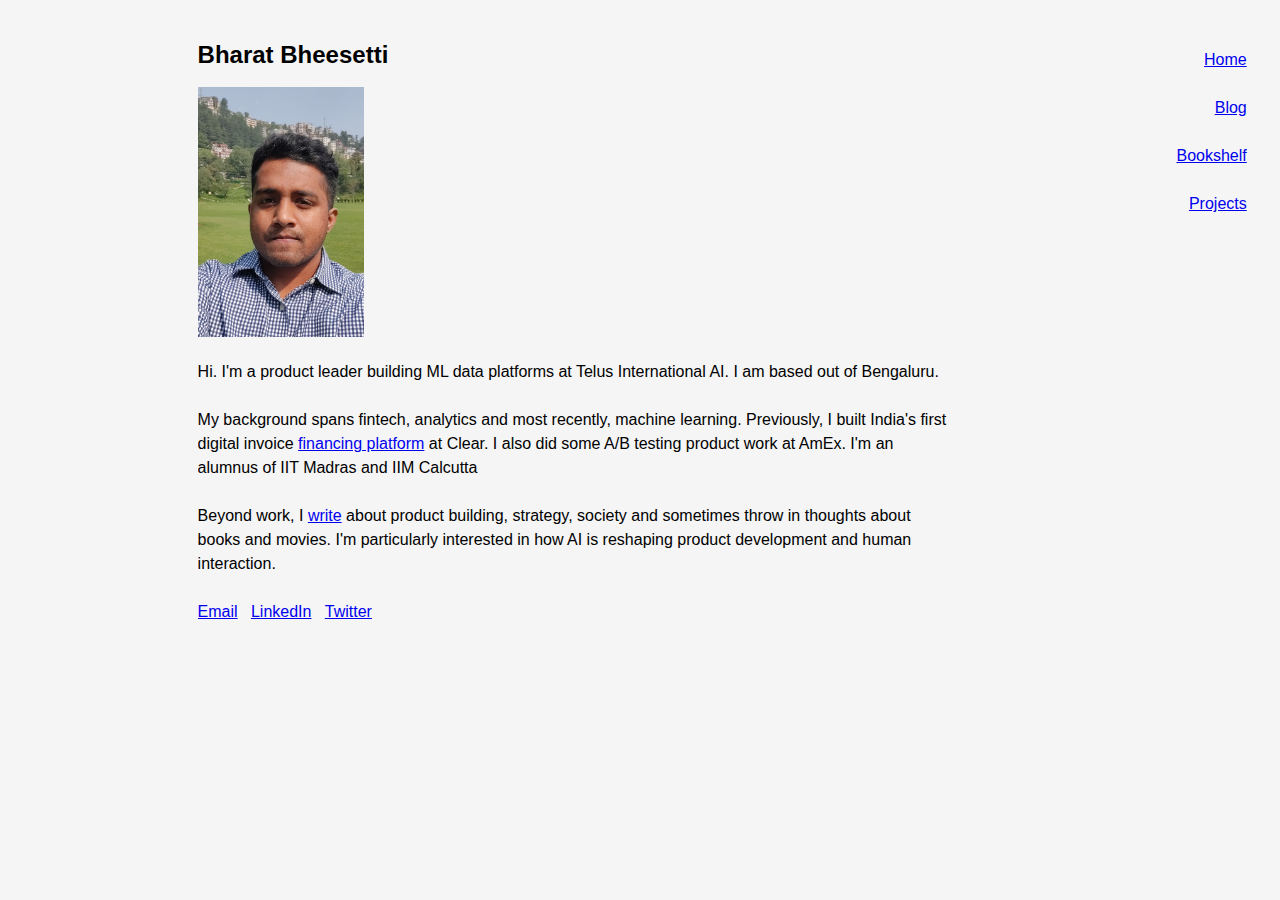
<file: public/index.html>
<!DOCTYPE HTML>
<html lang="en">
<head>
    <META charset="UTF-8">
    <META name="viewport"
      content="width=device-width, initial-scale=1.0">
      <link rel="stylesheet" href="styles.css">
      <title>Bharat's homepage</title>
</head>

<body>
    <div id="vertical-menu">
        <a href="https://www.bharatbheesetti.com">Home </a><br><br>
        <a href="https://www.bharatbheesetti.com/blog">Blog </a><br><br>
        <a href="https://www.bharatbheesetti.com/bookshelf">Bookshelf </a><br><br>
        <a href="https://www.bharatbheesetti.com/projects">Projects</a><br><br>
    </div>

    <div id="left">
        
    </div>
    
    <div id="content">
        <h2>Bharat Bheesetti</h2>
        <img src="Bharat_pic.jpg" height="250"><p>
            Hi. I'm a product leader building ML data platforms at Telus International AI. I am based out of Bengaluru. <br><br>
            My background spans fintech, analytics and most recently, machine learning. Previously, I built India's first
            digital invoice <a href="https://www.clear.in/invoice-financing">financing platform</a> at Clear.
            I also did some A/B testing product work at AmEx. I'm an alumnus of IIT Madras and IIM Calcutta<br><br>
        
            Beyond work, I <a href="https://www.bharatbheesetti.com/blog">write</a> about product building, strategy, society and sometimes throw
            in thoughts about books and movies. I'm particularly interested in how AI is reshaping product development and human interaction.<br><br>
            <a href="mailto:bheesettibharat18@gmail.com">Email</a>&nbsp;&nbsp;&nbsp;<a
                href="https://www.linkedin.com/in/bharatbheesetti">LinkedIn</a>&nbsp;&nbsp;&nbsp;<a
                href="https://x.com/MisterFigs">Twitter</a><br><br>
        </p>
    </div>
    <script src="firebase-config.js"></script>
</body>
</html>
</file>
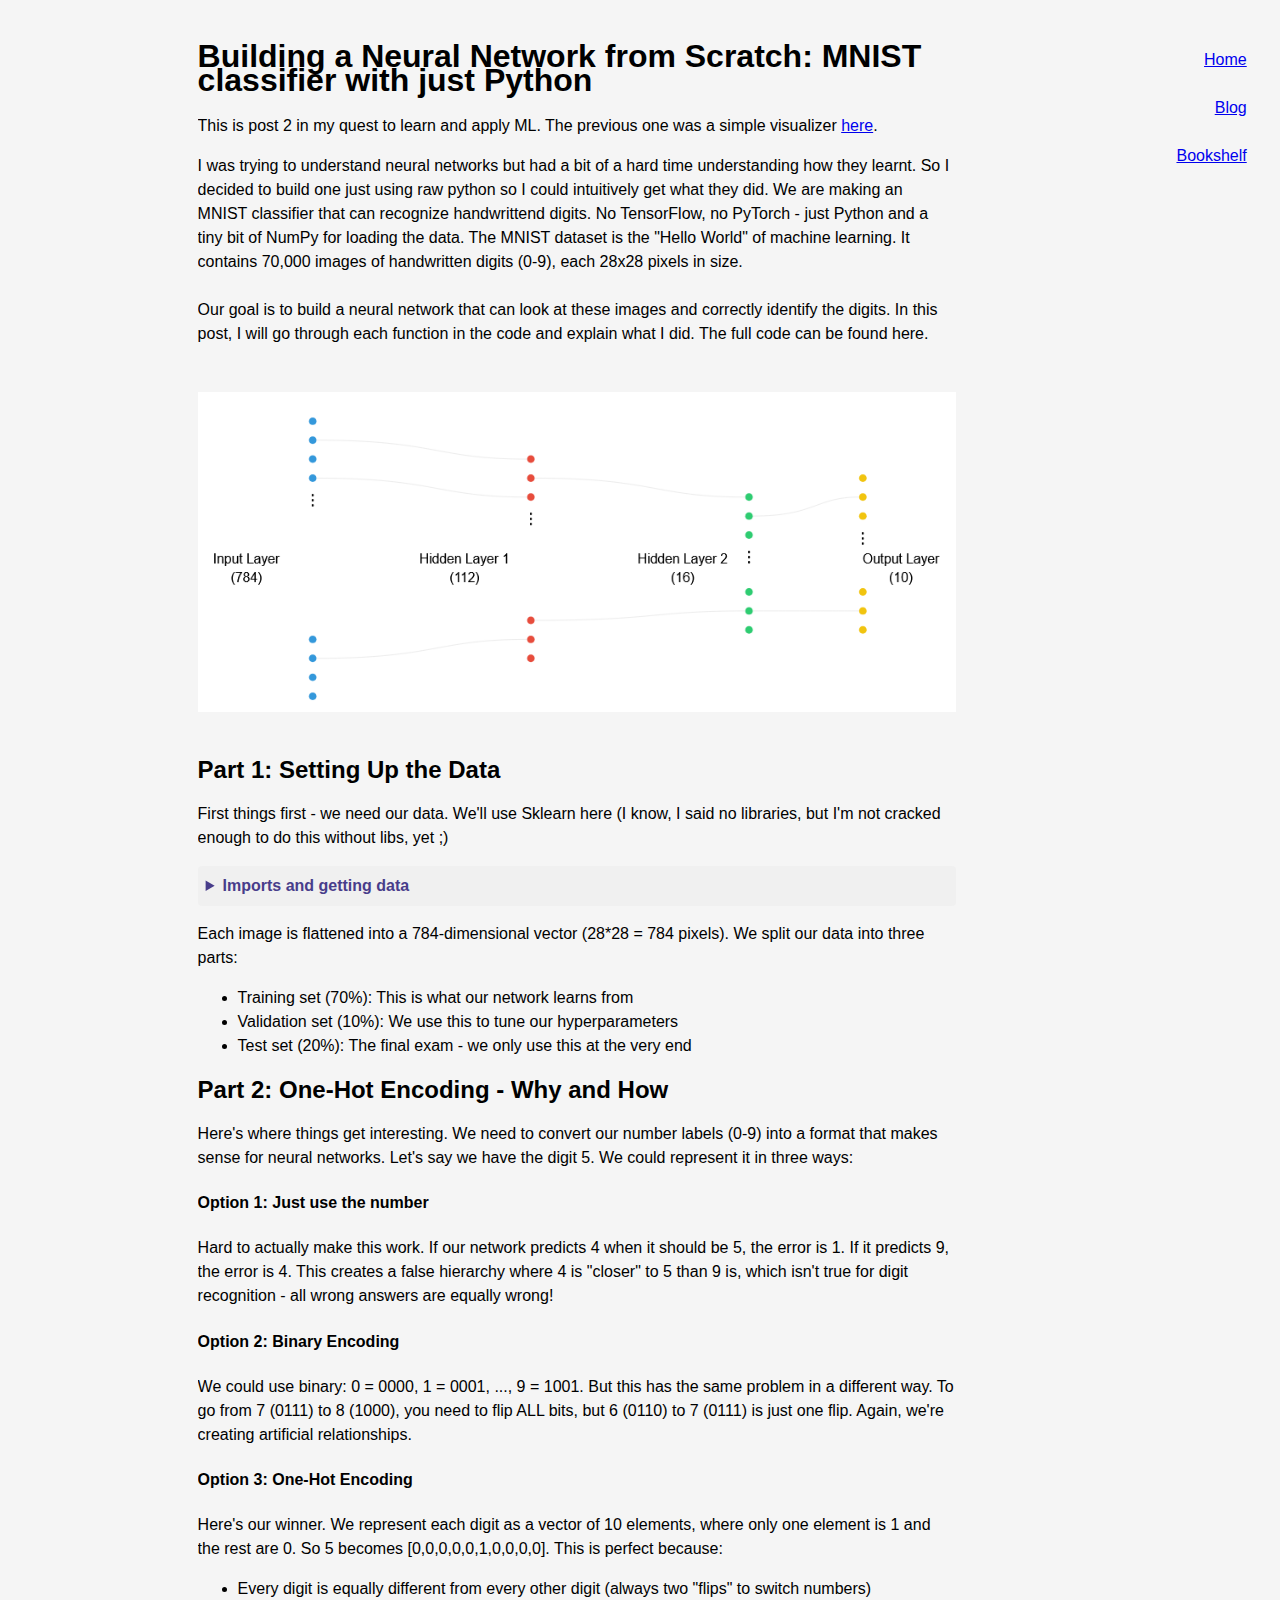
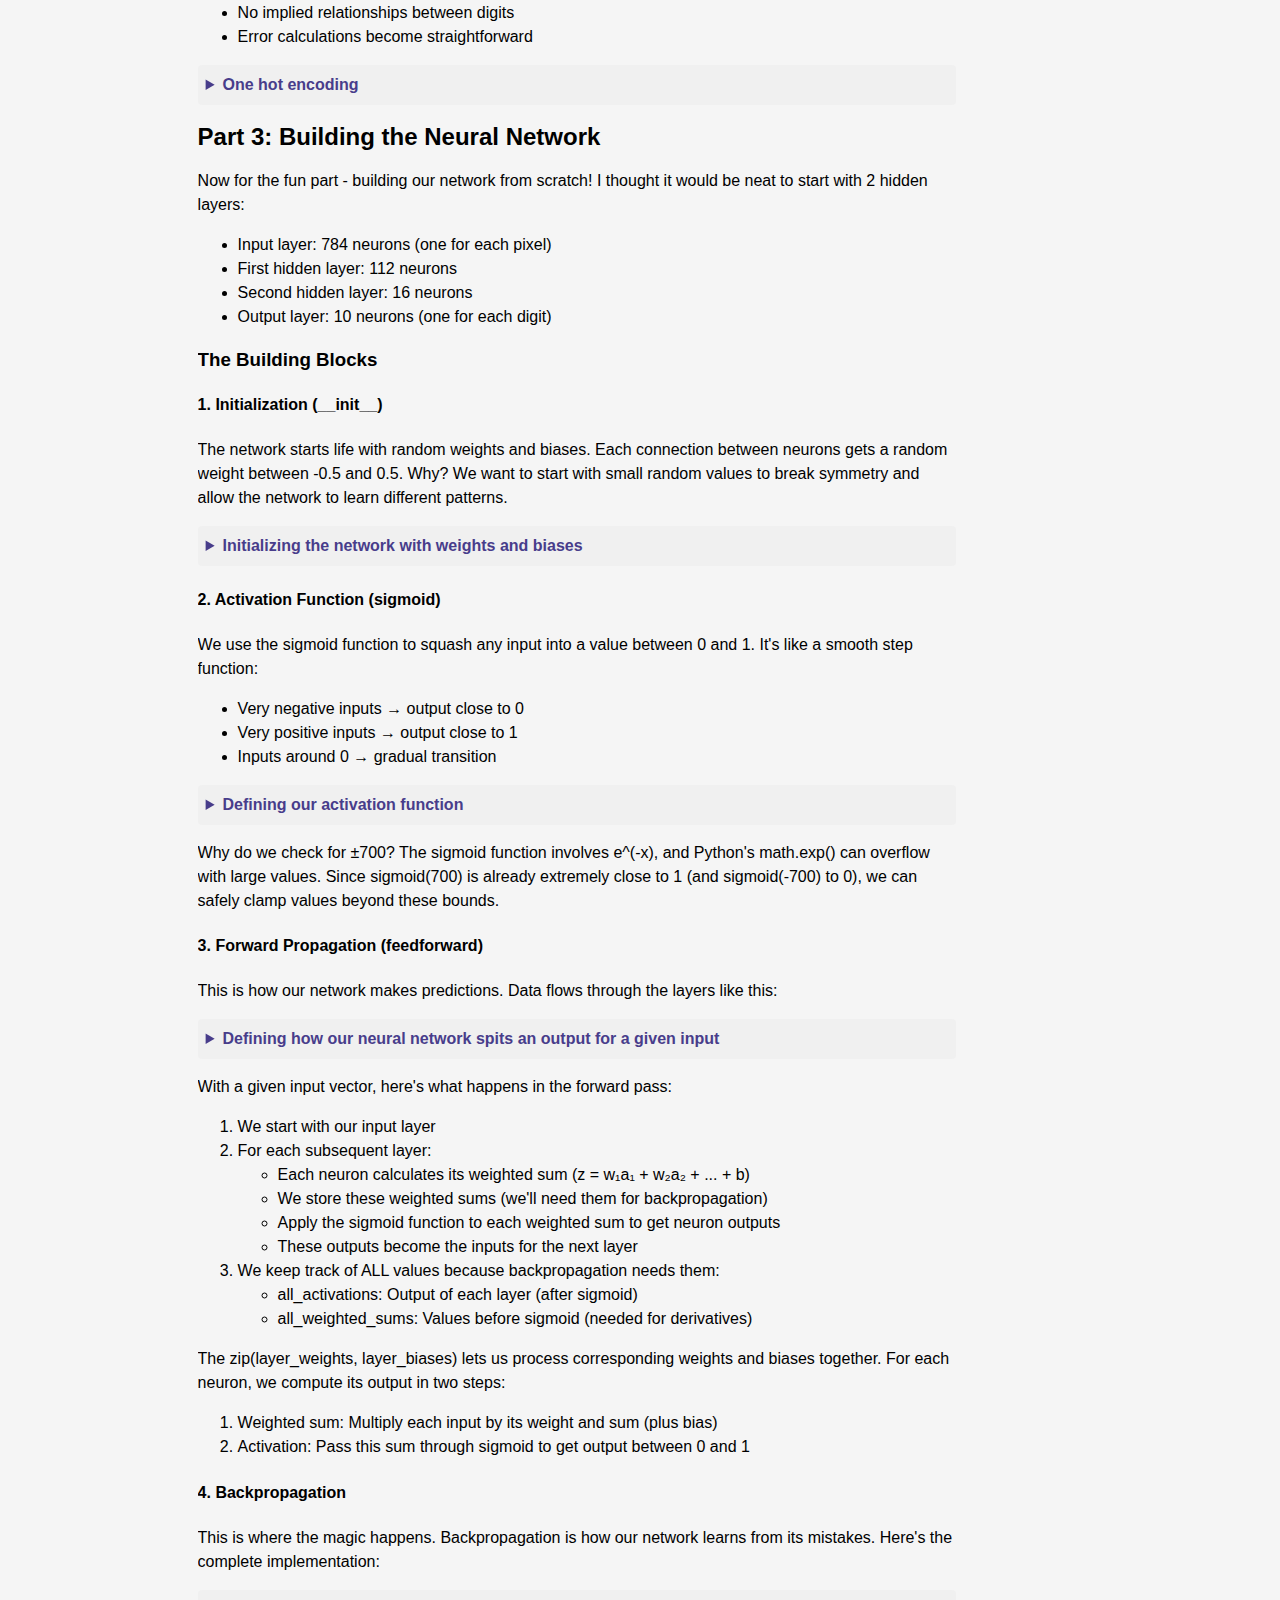
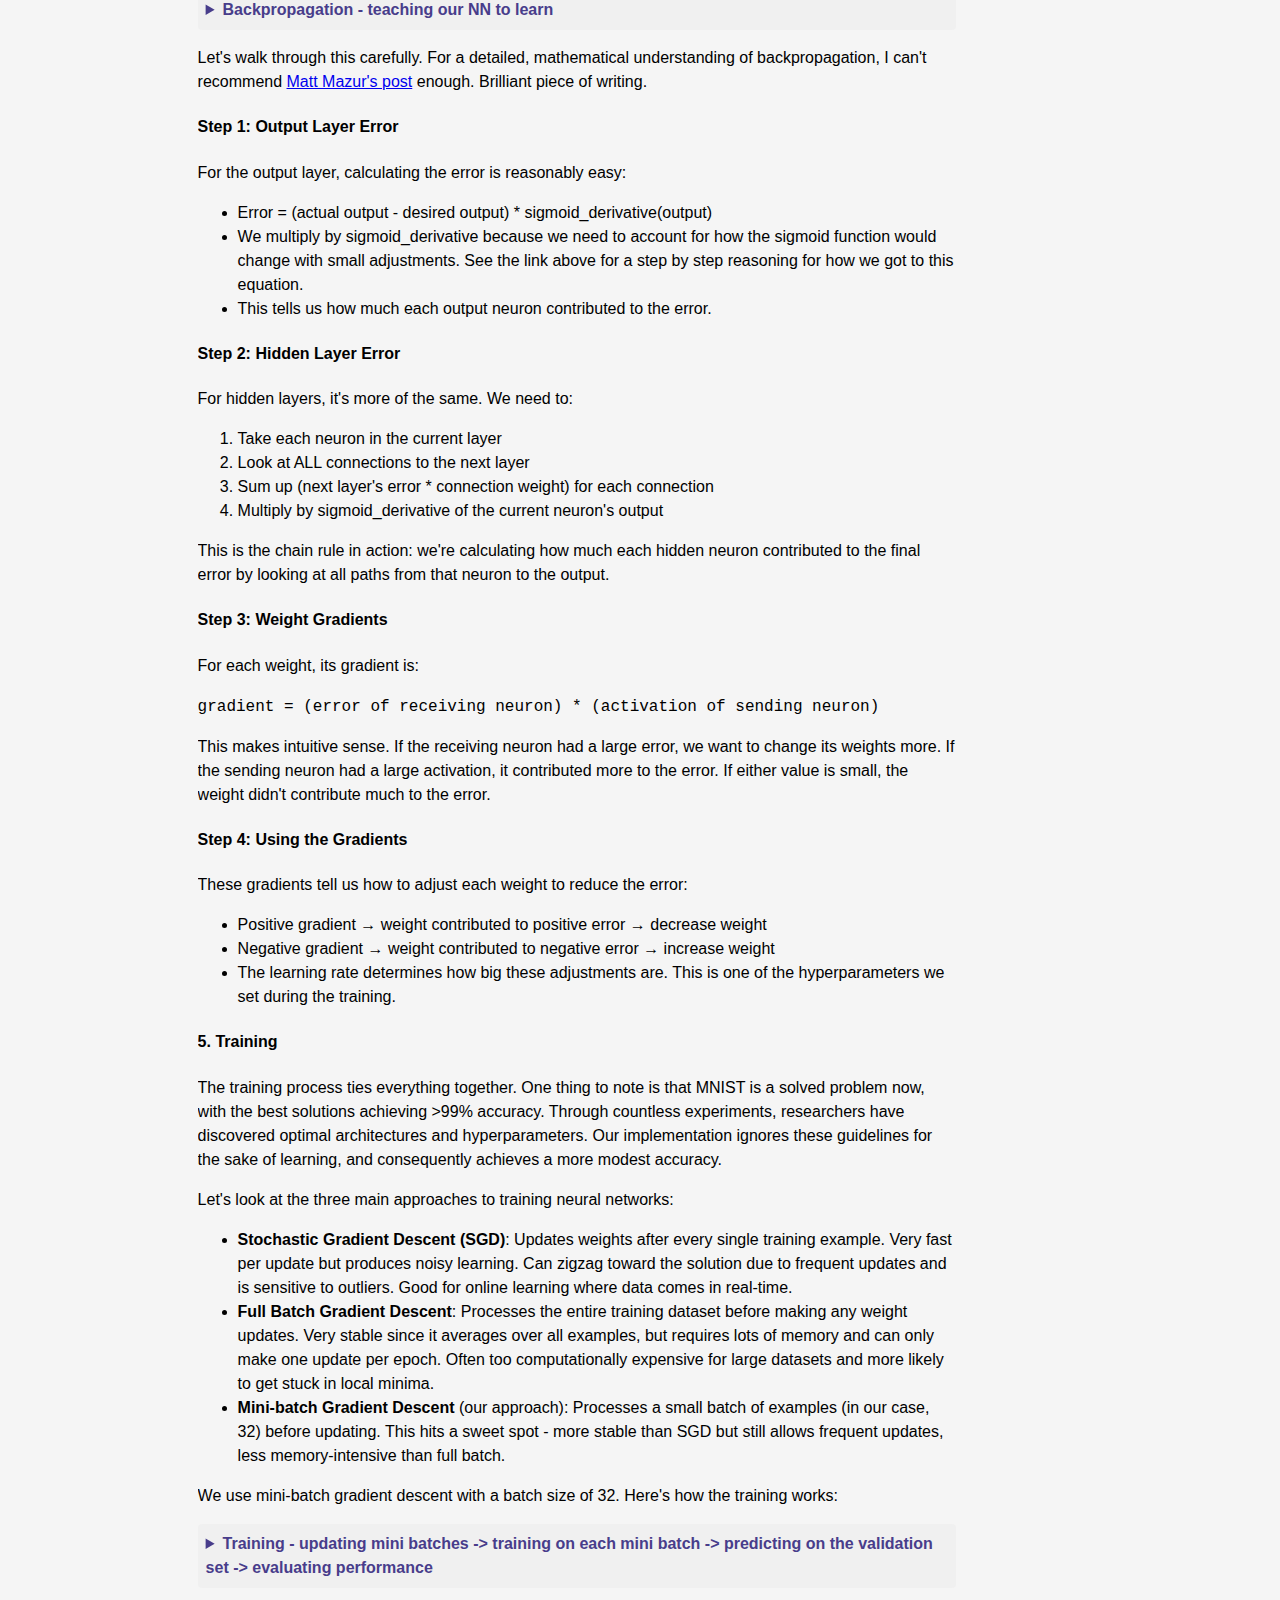
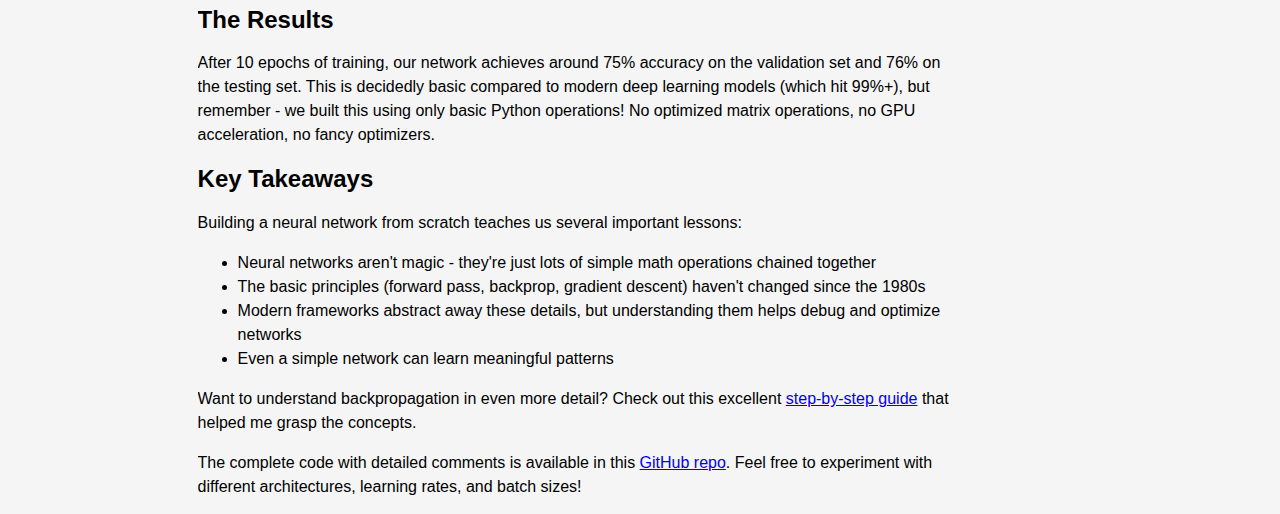
<file: public/posts/mnist_post.html>
<!DOCTYPE html>
<html lang="en">

<head>
    <meta charset="UTF-8">
    <meta name="viewport" content="width=device-width, initial-scale=1.0">
    <link rel="stylesheet" href="styles.css">
    <title>Building a Neural Network from Scratch: MNIST classifier with just Python</title>
</head>

<body>
    <div id="vertical-menu">
        <a href="https://www.bharatbheesetti.com">Home</a><br><br>
        <a href="https://www.bharatbheesetti.com/blog">Blog</a><br><br>
        <a href="https://www.bharatbheesetti.com/bookshelf">Bookshelf</a><br><br>
    </div>

    <div id="left">
    </div>

    <div id="content">
        <h1>Building a Neural Network from Scratch: MNIST classifier with just Python</h1>
        <p>
            This is post 2 in my quest to learn and apply ML. The previous one was a simple visualizer <a href="https://www.bharatbheesetti.com/posts/neural_net_visualizer">here</a>.
        </p>
        <p>
            I was trying to understand neural networks but had a bit of a hard time understanding how they learnt. So I decided
            to build one just using raw python so I could intuitively get what they did.
            We are making an MNIST classifier that can recognize handwrittend digits.
            No TensorFlow, no PyTorch - just Python and a tiny bit of NumPy for loading the data.

            The MNIST dataset is the "Hello World" of machine learning. It contains 70,000 images of handwritten digits
            (0-9), each 28x28 pixels in size. <br><br>
            
            Our goal is to build a neural network that can look at these images and correctly identify the digits.

            In this post, I will go through each function in the code and explain what I did. The full code can be found here.
        </p>
        <div style="display: flex; justify-content: center; margin: 30px 0;">
            <img 
                src="blogpostpics/arch.png" 
                alt="Levels to this" 
                class="responsive"
            >
        </div>

        <h2>Part 1: Setting Up the Data</h2>
        <p>
            First things first - we need our data. We'll use Sklearn here (I know, I said no libraries, but I'm not
            cracked enough to do this without libs, yet ;)
        <details>
            <summary><b> Imports and getting data</b></summary>
            <pre><code>
            import numpy as np
            import random
            import matplotlib.pyplot as plt
            import math
            from sklearn.datasets import fetch_openml
            from sklearn.model_selection import train_test_split
            
            print("Fetching the MNIST dataset...")
            mnist = fetch_openml('mnist_784', version=1, as_frame=False)
            X, y = mnist.data, mnist.target
            print("MNIST dataset loaded")
        </code></pre>
        </details>
        </p>

        <p>
            Each image is flattened into a 784-dimensional vector (28*28 = 784 pixels). We split our data into three
            parts:
        <ul>
            <li>Training set (70%): This is what our network learns from</li>
            <li>Validation set (10%): We use this to tune our hyperparameters</li>
            <li>Test set (20%): The final exam - we only use this at the very end</li>
        </ul>
        </p>

        <h2>Part 2: One-Hot Encoding - Why and How</h2>
        <p>
            Here's where things get interesting. We need to convert our number labels (0-9) into a format that makes
            sense
            for neural networks. Let's say we have the digit 5. We could represent it in three ways:
        </p>

        <h4>Option 1: Just use the number</h4>
        <p>
            Hard to actually make this work. If our network predicts 4 when it should be 5, the error is 1. If it
            predicts 9,
            the error is 4. This creates a false hierarchy where 4 is "closer" to 5 than 9 is, which isn't true for
            digit recognition - all wrong answers are equally wrong!
        </p>

        <h4>Option 2: Binary Encoding</h4>
        <p>
            We could use binary: 0 = 0000, 1 = 0001, ..., 9 = 1001. But this has the same problem in a different way.
            To go from 7 (0111) to 8 (1000), you need to flip ALL bits, but 6 (0110) to 7 (0111) is just one flip.
            Again, we're creating artificial relationships.
        </p>

        <h4>Option 3: One-Hot Encoding</h4>
        <p>
            Here's our winner. We represent each digit as a vector of 10 elements, where only one element is 1 and the
            rest are 0. So 5 becomes [0,0,0,0,0,1,0,0,0,0]. This is perfect because:
        <ul>
            <li>Every digit is equally different from every other digit (always two "flips" to switch numbers)</li>
            <li>No implied relationships between digits</li>
            <li>Error calculations become straightforward</li>
        </ul>
        </p>
        <details>
            <summary><b> One hot encoding</b></summary>
            <pre><code>
def one_hot_encoding(labels, num_classes = 10):
    #Convert number labels to one hot encoded vectors
    encoded = np.zeros((len(labels), num_classes))
    for i, label in enumerate(labels):
        encoded[i][int(label)] = 1
    return encoded

#Convert all our labels
y_train_encoded = one_hot_encoding(y_train)
y_val_encoded = one_hot_encoding(y_val)
y_test_encoded = one_hot_encoding(y_test)
    </code></pre>
        </details>

        <h2>Part 3: Building the Neural Network</h2>
        <p>
            Now for the fun part - building our network from scratch! I thought it would be neat to start with 2 hidden
            layers:

        <ul>
            <li>Input layer: 784 neurons (one for each pixel)</li>
            <li>First hidden layer: 112 neurons</li>
            <li>Second hidden layer: 16 neurons</li>
            <li>Output layer: 10 neurons (one for each digit)</li>
        </ul>
        </p>

        <h3>The Building Blocks</h3>

        <h4>1. Initialization (__init__)</h4>
        <p>
            The network starts life with random weights and biases. Each connection between neurons gets a random weight
            between -0.5 and 0.5. Why? We want to start with small random values to break symmetry and allow the network
            to learn different patterns.
        </p>

        <details>
            <summary><b> Initializing the network with weights and biases</b></summary>
            <pre><code>
class My_Neural_Network:
    def __init__(self, layer_sizes):
    self.sizes = layer_sizes
    self.num_layers = len(layer_sizes)
    self.weights = []
    self.biases = []

    for i in range(len(self.sizes)-1):
    layer_weights = []
    for destination_neuron in range(self.sizes[i+1]):
        neuron_weights = []
        for source_neuron in range(self.sizes[i]):
            weight = (random.random() - 0.5)
            neuron_weights.append(weight)
        layer_weights.append(neuron_weights)
    self.weights.append(layer_weights)

    #Start with bias=1 for next layer
    layer_biases = [1.0 for _ in range(self.sizes[i+1])]
    self.biases.append(layer_biases)
</code></pre>
        </details>

        <h4>2. Activation Function (sigmoid)</h4>
        <p>
            We use the sigmoid function to squash any input into a value between 0 and 1. It's like a smooth step
            function:
        </p>
        <ul>
            <li>Very negative inputs → output close to 0</li>
            <li>Very positive inputs → output close to 1</li>
            <li>Inputs around 0 → gradual transition</li>
        </ul>

        <details>
            <summary><b> Defining our activation function</b></summary>
            <pre><code>
def sigmoid(self, x):
    # Handle extreme values to prevent overflow
    if x < -700:
        return 0.0
    elif x > 700:
        return 1.0
    return 1.0/(1.0 + math.exp(-x))

def sigmoid_derivative(self, x):
    # This is the derivative of sigmoid: sigmoid(x) * (1 - sigmoid(x))
    return self.sigmoid(x) * (1 - self.sigmoid(x))
</code></pre>
        </details>

        <p>
            Why do we check for ±700? The sigmoid function involves e^(-x), and Python's math.exp() can overflow
            with large values. Since sigmoid(700) is already extremely close to 1 (and sigmoid(-700) to 0),
            we can safely clamp values beyond these bounds.
        </p>

        <h4>3. Forward Propagation (feedforward)</h4>
        <p>
            This is how our network makes predictions. Data flows through the layers like this:
        </p>

        <details>
            <summary><b> Defining how our neural network spits an output for a given input</b></summary>
            <pre><code>
def feedforward(self, inputs):
    """
    Push data through the network to get predictions. Returns:
    1. Activations - neuron outputs at each layer
    2. Weighted sums - the values before sigmoid activation (needed for backprop)
    """
    current_values = inputs
    all_activations = [inputs]  # Store all layer outputs
    all_weighted_sums = []      # Store all pre-activation values

    # Process each layer
    for layer_weights, layer_biases in zip(self.weights, self.biases):
    # Calculate weighted sums for each neuron in current layer
    weighted_sums = []
    for weights, bias in zip(layer_weights, layer_biases):
        # For each neuron:
        # 1. Multiply each input by its weight
        # 2. Sum all weighted inputs
        # 3. Add the bias
        total = sum(w * a for w, a in zip(weights, current_values))
        weighted_sums.append(total + bias)

    # Store pre-activation values for backprop
    all_weighted_sums.append(weighted_sums)

    # Apply sigmoid activation to get neuron outputs
    current_values = [self.sigmoid(z) for z in weighted_sums]
    all_activations.append(current_values)

    return all_activations, all_weighted_sums
</code></pre>
</details>
            <p>
                With a given input vector, here's what happens in the forward pass:
            </p>

            <ol>
                <li>We start with our input layer</li>
                <li>For each subsequent layer:
                    <ul>
                        <li>Each neuron calculates its weighted sum (z = w₁a₁ + w₂a₂ + ... + b)</li>
                        <li>We store these weighted sums (we'll need them for backpropagation)</li>
                        <li>Apply the sigmoid function to each weighted sum to get neuron outputs</li>
                        <li>These outputs become the inputs for the next layer</li>
                    </ul>
                </li>
                <li>We keep track of ALL values because backpropagation needs them:
                    <ul>
                        <li>all_activations: Output of each layer (after sigmoid)</li>
                        <li>all_weighted_sums: Values before sigmoid (needed for derivatives)</li>
                    </ul>
                </li>
            </ol>

            <p>
                The zip(layer_weights, layer_biases) lets us process corresponding weights and biases together.
                For each neuron, we compute its output in two steps:
            </p>
            <ol>
                <li>Weighted sum: Multiply each input by its weight and sum (plus bias)</li>
                <li>Activation: Pass this sum through sigmoid to get output between 0 and 1</li>
            </ol>

            <h4>4. Backpropagation</h4>
            <p>
                This is where the magic happens. Backpropagation is how our network learns from its mistakes. Here's the
                complete implementation:
            </p>

            <details>
                <summary><b> Backpropagation - teaching our NN to learn</b></summary>
                <pre><code>
def backpropagate(self, training_example, label):
    """
    1. Calculate the network's error
    2. Determine how each weight contributed to that error
    3. Return gradients for weights and biases
    """
    # First, do a forward pass to get all intermediate values
    activations, weighted_sums = self.feedforward(training_example)

    # Initialize gradients as zero
    weight_gradients = [[[0.0 for _ in range(len(w_row))]
                    for w_row in layer]
                    for layer in self.weights]
    bias_gradients = [[0.0 for _ in range(len(b))]
                for b in self.biases]

    # Calculate error at the output layer
    # Error = (actual - target) * sigmoid_derivative(output)
    output_error = [a - t for a, t in zip(activations[-1], label)]
    layer_error = [err * self.sigmoid_derivative(a)
            for err, a in zip(output_error, activations[-1])]

    # Save gradients for output layer
    bias_gradients[-1] = layer_error
    for i, error in enumerate(layer_error):
    for j, activation in enumerate(activations[-2]):
        weight_gradients[-1][i][j] = error * activation

    # Backpropagate error through earlier layers
    for layer in range(2, self.num_layers):
    layer_error_new = []

    # For each neuron in current layer
    for j in range(len(self.weights[-layer])):
        # Calculate error based on next layer's error
        error = 0.0
        for k in range(len(layer_error)):
            error += self.weights[-layer+1][k][j] * layer_error[k]
        error *= self.sigmoid_derivative(activations[-layer][j])
        layer_error_new.append(error)

    layer_error = layer_error_new

    # Save gradients
    bias_gradients[-layer] = layer_error
    for i, error in enumerate(layer_error):
        for j, activation in enumerate(activations[-layer-1]):
            layer_index = len(self.weights) - layer
            weight_gradients[layer_index][i][j] = error * activation

    return weight_gradients, bias_gradients
                </code></pre>
                </details>

            <p>
                Let's walk through this carefully. For a detailed, mathematical understanding of backpropagation, I
                can't recommend <a href="https://mattmazur.com/2015/03/17/a-step-by-step-backpropagation-example/">Matt
                    Mazur's post</a> enough. Brilliant piece of writing.
            </p>

            <h4>Step 1: Output Layer Error</h4>
            <p>
                For the output layer, calculating the error is reasonably easy:
            </p>
            <ul>
                <li>Error = (actual output - desired output) * sigmoid_derivative(output)</li>
                <li>We multiply by sigmoid_derivative because we need to account for how the sigmoid function would
                    change with small adjustments. See the link above for a step by step reasoning for how we got to this equation. </li>
                <li>This tells us how much each output neuron contributed to the error.</li>
            </ul>

            <h4>Step 2: Hidden Layer Error</h4>
            <p>
                For hidden layers, it's more of the same. We need to:
            </p>
            <ol>
                <li>Take each neuron in the current layer</li>
                <li>Look at ALL connections to the next layer</li>
                <li>Sum up (next layer's error * connection weight) for each connection</li>
                <li>Multiply by sigmoid_derivative of the current neuron's output</li>
            </ol>

            <p>
                This is the chain rule in action: we're calculating how much each hidden neuron contributed to the final
                error by looking at all paths from that neuron to the output.
            </p>

            <h4>Step 3: Weight Gradients</h4>
            <p>
                For each weight, its gradient is:
            </p>
            <code>gradient = (error of receiving neuron) * (activation of sending neuron)</code>

            <p>
                This makes intuitive sense. If the receiving neuron had a large error, we want to change its weights more. If the
                sending neuron had a large activation, it contributed more to the error.
                If either value is small, the weight didn't contribute much to the error.
            </p>

            <h4>Step 4: Using the Gradients</h4>
            <p>
                These gradients tell us how to adjust each weight to reduce the error:
            </p>
            <ul>
                <li>Positive gradient → weight contributed to positive error → decrease weight</li>
                <li>Negative gradient → weight contributed to negative error → increase weight</li>
                <li>The learning rate determines how big these adjustments are. This is one of the hyperparameters we set during the training.</li>
            </ul>

            <h4>5. Training</h4>
            <p>
               The training process ties everything together. One thing to note is that MNIST is a solved problem now, with the best solutions achieving >99% accuracy. Through countless experiments, researchers have discovered optimal architectures and hyperparameters. Our implementation ignores these guidelines for the sake of learning, and consequently achieves a more modest accuracy.
            </p>
            <p>
               Let's look at the three main approaches to training neural networks:
            </p>
            <ul>
               <li>
                   <strong>Stochastic Gradient Descent (SGD)</strong>: Updates weights after every single training example. 
                   Very fast per update but produces noisy learning. Can zigzag toward the solution due to frequent updates
                   and is sensitive to outliers. Good for online learning where data comes in real-time.
               </li>
               <li>
                   <strong>Full Batch Gradient Descent</strong>: Processes the entire training dataset before making any weight updates.
                   Very stable since it averages over all examples, but requires lots of memory and can only make one update per epoch.
                   Often too computationally expensive for large datasets and more likely to get stuck in local minima.
               </li>
               <li>
                   <strong>Mini-batch Gradient Descent</strong> (our approach): Processes a small batch of examples (in our case, 32) 
                   before updating. This hits a sweet spot - more stable than SGD but still allows frequent updates, less 
                   memory-intensive than full batch.
               </li>
            </ul>
            <p>
               We use mini-batch gradient descent with a batch size of 32. Here's how the training works:
            </p>

            <details>
                <summary><b> Training - updating mini batches -> training on each mini batch -> predicting on the validation set -> evaluating performance</b></summary>
            <pre><code>
def update_mini_batch(self, mini_batch, learning_rate):
    #Update network weights using a small batch of shuffled training data

    #Initialize gradient sums as zero

    weight_sums = [[[0.0 for _ in range(len(w_row))]
                    for w_row in layer]
                    for layer in self.weights]
    
    bias_sums = [[0.0 for _ in range(len(b))]
                    for b in self.biases]
    
    #Calculate gradients for each training example
    for inputs, label in mini_batch:
        weight_gradients, bias_gradients = self.backpropagate(inputs, label)

        #Add to sums
        for layer in range(len(weight_sums)):
            for i in range(len(weight_sums[layer])):
                for j in range(len(weight_sums[layer][i])):
                    weight_sums[layer][i][j] += weight_gradients[layer][i][j]
        
        for layer in range(len(bias_sums)):
            for i in range(len(bias_sums[layer])):
                bias_sums[layer][i] += bias_gradients[layer][i]
    
    # Update weights and biases using average gradients
    batch_size = len(mini_batch)
    for layer in range(len(self.weights)):
        for i in range(len(self.weights[layer])):
            for j in range(len(self.weights[layer][i])):
                self.weights[layer][i][j] -= (learning_rate/batch_size) * weight_sums[layer][i][j]
        
        for i in range(len(self.biases[layer])):
            self.biases[layer][i] -= (learning_rate/batch_size) * bias_sums[layer][i]

def train(self, training_data, epochs, mini_batch_size, learning_rate):
    #Train the network on batches of data
    n = len(training_data)

    for epoch in range(epochs):
        #Shuffle the training data
        random.shuffle(training_data)

        #Create mini-batches
        mini_batches = [
            training_data[k:k+ mini_batch_size]
            for k in range(0, n , mini_batch_size)
        ]

        #Train on each mini-batch
        print(f" Epoch {epoch + 1}: Training on {len(mini_batches)} batches")
        for i, mini_batch in enumerate(mini_batches):
            if i % 100 == 0:
                #Show progress every 100 batches
                print(f" Batch {i}/{len(mini_batches)}")
            self.update_mini_batch(mini_batch, learning_rate)
        
        #Calculate and show accuracy
        accuracy = self.evaluate(validation_data)
        print(f"Epoch {epoch+1}: {accuracy:.2f}% accuracy")
    
def predict(self, inputs):
    #Get network's prediction (0-9) for an input
    activations, _ = self.feedforward(inputs)
    output = activations[-1]
    return output.index(max(output))

def evaluate(self, test_data):
    #Calcuate accuracy on test data
    correct = 0
    total = len(test_data)

    for inputs, label in test_data:
        prediction = self.predict(inputs)
        actual = list(label).index(1) 
        #We are bringing the label back from one-hot-encoded to a numeric form
        if prediction == actual:
            correct += 1
    
    return (correct/total)*100 
        </code>
    </pre>
</details>

<h2>The Results</h2>
<p>
    After 10 epochs of training, our network achieves around 75% accuracy on the validation set and 76% on the testing set. This is decidedly basic compared to
     modern deep learning models (which hit 99%+), but remember - we built this using 
    only basic Python operations! No optimized matrix operations, no GPU acceleration, no fancy optimizers.
</p>

<h2>Key Takeaways</h2>
<p>
    Building a neural network from scratch teaches us several important lessons:
</p>
<ul>
    <li>Neural networks aren't magic - they're just lots of simple math operations chained together</li>
    <li>The basic principles (forward pass, backprop, gradient descent) haven't changed since the 1980s</li>
    <li>Modern frameworks abstract away these details, but understanding them helps debug and optimize networks</li>
    <li>Even a simple network can learn meaningful patterns</li>
</ul>

<p>
    Want to understand backpropagation in even more detail? Check out this excellent 
    <a href="https://mattmazur.com/2015/03/17/a-step-by-step-backpropagation-example/">step-by-step guide</a> 
    that helped me grasp the concepts.
</p>

<p>
    The complete code with detailed comments is available in this  
    <a href="https://github.com/BharatBheesetti/MNIST-Classifier-with-only-Python">GitHub repo</a>. 
    Feel free to experiment with different architectures, learning rates, and batch sizes!
</p>







</div>
    
    </body>


</html>
</file>
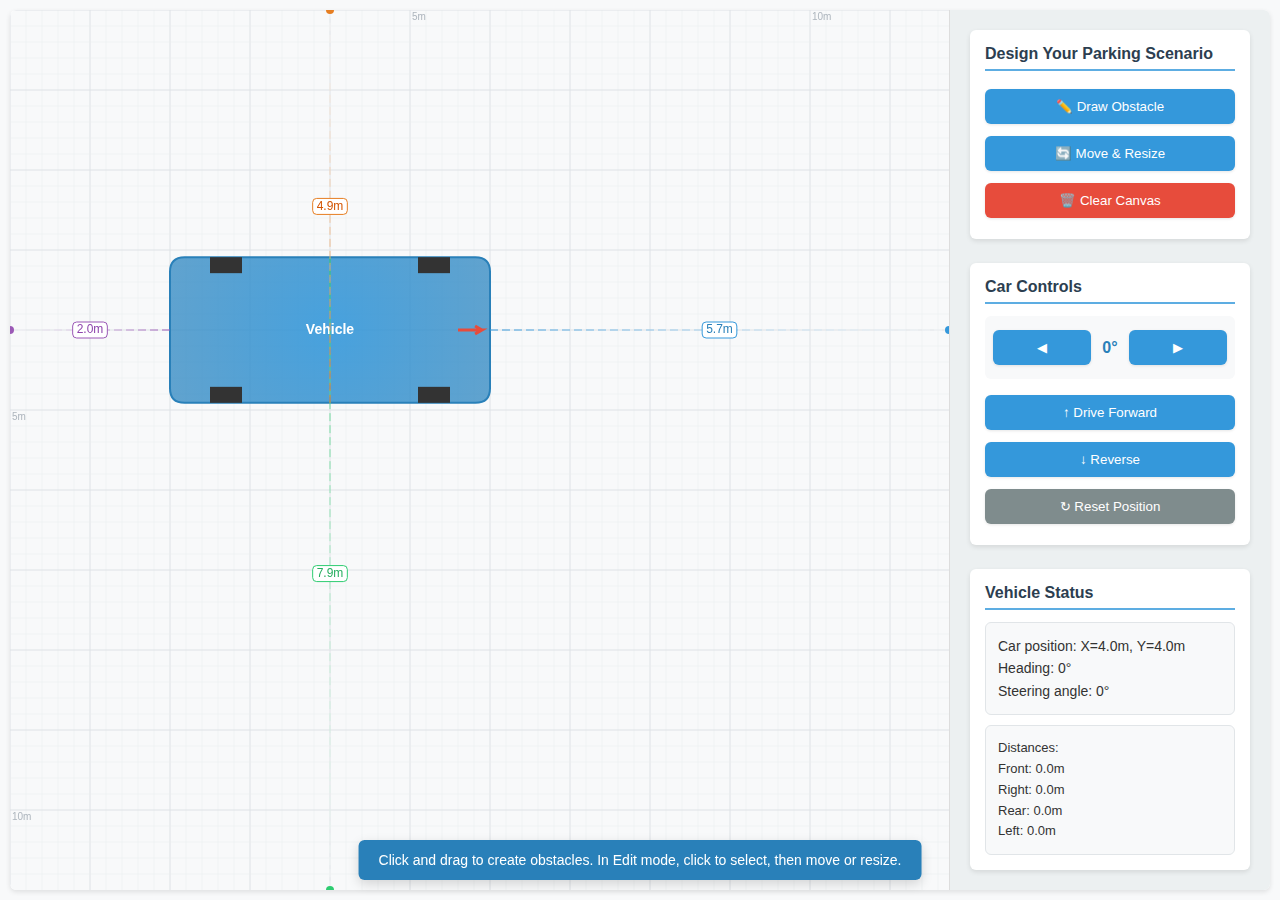
<file: public/project/parking_simulator.html>
<!DOCTYPE html>
<html lang="en">
<head>
    <meta charset="UTF-8">
    <meta name="viewport" content="width=device-width, initial-scale=1.0">
    <title>Parking Practice</title>
    <style>
        :root {
            --primary: #3498db;
            --primary-light: #5dade2;
            --primary-dark: #2980b9;
            --secondary: #7f8c8d;
            --secondary-light: #95a5a6;
            --danger: #e74c3c;
            --danger-light: #f5b7b1;
            --success: #2ecc71;
            --success-light: #a9dfbf;
            --warning: #f39c12;
            --panel-bg: #ecf0f1;
            --border-radius: 6px;
            --shadow: 0 2px 5px rgba(0,0,0,0.1);
            --transition: all 0.2s ease;
        }
        
        body {
            font-family: 'Segoe UI', Roboto, -apple-system, BlinkMacSystemFont, sans-serif;
            margin: 0;
            padding: 0;
            display: flex;
            flex-direction: column;
            height: 100vh;
            background-color: #f8f9fa;
            color: #333;
        }
        
        #app-container {
            display: flex;
            flex: 1;
            overflow: hidden;
            box-shadow: var(--shadow);
            border-radius: var(--border-radius);
            margin: 10px;
        }
        
        #canvas-container {
            flex: 1;
            position: relative;
            background-color: #fff;
            overflow: hidden;
            border-radius: var(--border-radius) 0 0 var(--border-radius);
        }
        
        #simulation-canvas {
            position: absolute;
            top: 0;
            left: 0;
            cursor: crosshair;
        }
        
        #controls-panel {
            width: 280px;
            background-color: var(--panel-bg);
            padding: 20px;
            border-left: 1px solid #ddd;
            display: flex;
            flex-direction: column;
            border-radius: 0 var(--border-radius) var(--border-radius) 0;
        }
        
        .control-section {
            margin-bottom: 24px;
            background: white;
            padding: 15px;
            border-radius: var(--border-radius);
            box-shadow: var(--shadow);
        }
        
        .section-title {
            font-weight: 600;
            font-size: 16px;
            margin-bottom: 12px;
            color: #2c3e50;
            border-bottom: 2px solid var(--primary-light);
            padding-bottom: 6px;
        }
        
        .btn {
            padding: 10px 14px;
            margin: 6px 0;
            background-color: var(--primary);
            color: white;
            border: none;
            border-radius: var(--border-radius);
            cursor: pointer;
            width: 100%;
            font-weight: 500;
            transition: var(--transition);
            box-shadow: 0 1px 3px rgba(0,0,0,0.1);
        }
        
        .btn:hover {
            background-color: var(--primary-dark);
            box-shadow: 0 2px 5px rgba(0,0,0,0.2);
            transform: translateY(-1px);
        }
        
        .btn:active {
            transform: translateY(1px);
            box-shadow: 0 1px 2px rgba(0,0,0,0.1);
        }
        
        .btn-secondary {
            background-color: var(--secondary);
        }
        
        .btn-secondary:hover {
            background-color: var(--secondary-light);
        }
        
        .btn-warning {
            background-color: var(--danger);
        }
        
        .btn-warning:hover {
            background-color: #c0392b;
        }
        
        .steering-display {
            display: flex;
            align-items: center;
            justify-content: center;
            margin: 10px 0;
            background: #f8f9fa;
            padding: 8px;
            border-radius: var(--border-radius);
        }
        
        .steering-value {
            width: 50px;
            text-align: center;
            margin: 0 10px;
            font-weight: bold;
            font-size: 16px;
            color: var(--primary-dark);
        }
        
        .status-info {
            margin-top: 10px;
            padding: 12px;
            background-color: #f8f9fa;
            border-radius: var(--border-radius);
            border: 1px solid #e1e5e8;
            font-size: 14px;
            line-height: 1.6;
        }
        
        .key-instructions {
            margin-top: 20px;
            font-size: 13px;
            color: #666;
            background: white;
            padding: 12px;
            border-radius: var(--border-radius);
            box-shadow: var(--shadow);
            line-height: 1.6;
        }
        
        .collision-warning {
            color: white;
            font-weight: bold;
            margin-top: 10px;
            padding: 8px 12px;
            background-color: var(--danger);
            border-radius: var(--border-radius);
            display: none;
            animation: pulse 1.5s infinite;
            text-align: center;
        }
        
        @keyframes pulse {
            0% { opacity: 1; }
            50% { opacity: 0.8; }
            100% { opacity: 1; }
        }
        
        .distance-info {
            margin-top: 10px;
            font-size: 13px;
            background: #f8f9fa;
            padding: 12px;
            border-radius: var(--border-radius);
            border: 1px solid #e1e5e8;
            line-height: 1.6;
        }
        
        /* Small notification toast */
        #notification {
            position: fixed;
            bottom: 20px;
            left: 50%;
            transform: translateX(-50%);
            background-color: var(--primary-dark);
            color: white;
            padding: 12px 20px;
            border-radius: var(--border-radius);
            font-size: 14px;
            display: none;
            z-index: 1000;
            box-shadow: 0 4px 12px rgba(0,0,0,0.15);
            animation: fadeIn 0.3s;
        }
        
        @keyframes fadeIn {
            from { opacity: 0; transform: translate(-50%, 20px); }
            to { opacity: 1; transform: translate(-50%, 0); }
        }
    </style>
</head>
<body>
    <div id="app-container">
        <div id="canvas-container">
            <canvas id="simulation-canvas"></canvas>
        </div>
        
        <div id="controls-panel">
            <div class="control-section">
                <div class="section-title">Design Your Parking Scenario</div>
                <button id="draw-mode-btn" class="btn">✏️ Draw Obstacle</button>
                <button id="edit-mode-btn" class="btn">🔄 Move & Resize</button>
                <button id="clear-btn" class="btn btn-warning">🗑️ Clear Canvas</button>
            </div>
            
            <div class="control-section">
                <div class="section-title">Car Controls</div>
                <div class="steering-display">
                    <button id="steer-left-btn" class="btn">◀</button>
                    <div class="steering-value">0°</div>
                    <button id="steer-right-btn" class="btn">▶</button>
                </div>
                <button id="drive-forward-btn" class="btn">↑ Drive Forward</button>
                <button id="drive-backward-btn" class="btn">↓ Reverse</button>
                <button id="reset-car-btn" class="btn btn-secondary">↻ Reset Position</button>
            </div>
            
            <div class="control-section">
                <div class="section-title">Vehicle Status</div>
                <div class="status-info" id="status-info">
                    Car position: X=0.0m, Y=0.0m<br>
                    Heading: 0°<br>
                    Steering angle: 0°
                </div>
                <div class="distance-info" id="distance-info">
                    Distances:<br>
                    Front: 0.0m<br>
                    Right: 0.0m<br>
                    Rear: 0.0m<br>
                    Left: 0.0m
                </div>
                <div class="collision-warning" id="collision-warning">
                    ⚠️ COLLISION DETECTED!
                </div>
            </div>
            
            <div class="key-instructions">
                <strong>⌨️ Keyboard Shortcuts</strong><br>
                ↑ - Drive forward<br>
                ↓ - Reverse<br>
                ← - Steer left<br>
                → - Steer right<br>
                R - Reset position<br>
                Delete - Remove selected obstacle
            </div>
        </div>
    </div>
    
    <div id="notification"></div>

    <script>
        document.addEventListener('DOMContentLoaded', function() {
            // Canvas setup
            const canvas = document.getElementById('simulation-canvas');
            const ctx = canvas.getContext('2d');
            
            // Controls
            const steerLeftBtn = document.getElementById('steer-left-btn');
            const steerRightBtn = document.getElementById('steer-right-btn');
            const driveForwardBtn = document.getElementById('drive-forward-btn');
            const driveBackwardBtn = document.getElementById('drive-backward-btn');
            const resetCarBtn = document.getElementById('reset-car-btn');
            const drawModeBtn = document.getElementById('draw-mode-btn');
            const editModeBtn = document.getElementById('edit-mode-btn');
            const clearBtn = document.getElementById('clear-btn');
            const notification = document.getElementById('notification');
            
            // Status elements
            const steeringValueDisplay = document.querySelector('.steering-value');
            const statusInfo = document.getElementById('status-info');
            const distanceInfo = document.getElementById('distance-info');
            const collisionWarning = document.getElementById('collision-warning');
            
            // Constants
            const GRID_SIZE = 0.2; // meters per square
            const PIXELS_PER_METER = 80; // scale for drawing
            const MAX_STEERING_ANGLE = 35; // degrees
            const TURNING_RADIUS = 5.3; // meters
            const CAR_LENGTH = 4; // meters
            const CAR_WIDTH = 1.821; // meters
            const CAR_WHEELBASE = 2.6; // meters
            const STEP_SIZE = 0.1; // meters per movement step
            const RESIZE_HANDLE_SIZE = 8; // pixels
            
            // State
            let canvasWidth = 0;
            let canvasHeight = 0;
            let drawMode = false;
            let editMode = false;
            let isDrawing = false;
            let isDragging = false;
            let isResizing = false;
            let drawStartX = 0;
            let drawStartY = 0;
            let selectedObstacle = null;
            let resizeHandle = null;
            let dragOffsetX = 0;
            let dragOffsetY = 0;
            let tempObstacle = null;
            let obstacles = [];
            let car = {
                x: 4, // meters
                y: 4, // meters
                heading: 0, // degrees
                steeringAngle: 0, // degrees
                isColliding: false
            };
            
            // Animation
            let lastTime = 0;
            let animationId = null;
            
            // Initialize
            function init() {
                resizeCanvas();
                window.addEventListener('resize', resizeCanvas);
                setupEventListeners();
                updateDisplay();
                
                lastTime = performance.now();
                animationId = requestAnimationFrame(animate);
                
                // Show initial instruction
                showNotification("Click and drag to create obstacles. In Edit mode, click to select, then move or resize.");
            }
            
            function resizeCanvas() {
                const container = canvas.parentElement;
                canvasWidth = container.clientWidth;
                canvasHeight = container.clientHeight;
                
                canvas.width = canvasWidth;
                canvas.height = canvasHeight;
                
                draw();
            }
            
            function setupEventListeners() {
                // Mouse events
                canvas.addEventListener('mousedown', function(e) {
                    const rect = canvas.getBoundingClientRect();
                    const mouseX = (e.clientX - rect.left) / PIXELS_PER_METER;
                    const mouseY = (e.clientY - rect.top) / PIXELS_PER_METER;
                    
                    if (drawMode) {
                        // Start drawing a new obstacle
                        isDrawing = true;
                        drawStartX = mouseX;
                        drawStartY = mouseY;
                        tempObstacle = { x: mouseX, y: mouseY, width: 0, height: 0 };
                    } 
                    else if (editMode) {
                        // Check if clicking on a resize handle
                        if (selectedObstacle) {
                            const handle = getResizeHandleAtPosition(mouseX, mouseY);
                            if (handle) {
                                isResizing = true;
                                resizeHandle = handle;
                                return;
                            }
                        }
                        
                        // Check if clicking on an obstacle
                        selectedObstacle = getObstacleAt(mouseX, mouseY);
                        
                        if (selectedObstacle) {
                            isDragging = true;
                            dragOffsetX = mouseX - selectedObstacle.x;
                            dragOffsetY = mouseY - selectedObstacle.y;
                        }
                        
                        draw(); // Redraw to show selection
                    }
                });
                
                canvas.addEventListener('mousemove', function(e) {
                    const rect = canvas.getBoundingClientRect();
                    const mouseX = (e.clientX - rect.left) / PIXELS_PER_METER;
                    const mouseY = (e.clientY - rect.top) / PIXELS_PER_METER;
                    
                    // Update cursor based on what's under it
                    updateCursor(mouseX, mouseY);
                    
                    if (isDrawing && tempObstacle) {
                        // Drawing a new obstacle
                        tempObstacle.width = mouseX - tempObstacle.x;
                        tempObstacle.height = mouseY - tempObstacle.y;
                        draw();
                    } 
                    else if (isDragging && selectedObstacle) {
                        // Dragging an obstacle
                        selectedObstacle.x = mouseX - dragOffsetX;
                        selectedObstacle.y = mouseY - dragOffsetY;
                        checkCollisions();
                        calculateDistances();
                        draw();
                    }
                    else if (isResizing && selectedObstacle && resizeHandle) {
                        // Resizing an obstacle
                        resizeObstacle(selectedObstacle, resizeHandle, mouseX, mouseY);
                        checkCollisions();
                        calculateDistances();
                        draw();
                    }
                });
                
                canvas.addEventListener('mouseup', function() {
                    if (isDrawing && tempObstacle) {
                        isDrawing = false;
                        
                        // Normalize the obstacle (ensure width and height are positive)
                        if (tempObstacle.width < 0) {
                            tempObstacle.x += tempObstacle.width;
                            tempObstacle.width = Math.abs(tempObstacle.width);
                        }
                        
                        if (tempObstacle.height < 0) {
                            tempObstacle.y += tempObstacle.height;
                            tempObstacle.height = Math.abs(tempObstacle.height);
                        }
                        
                        // Add the obstacle if it has some size
                        if (tempObstacle.width > 0.1 && tempObstacle.height > 0.1) {
                            obstacles.push(tempObstacle);
                            checkCollisions();
                            calculateDistances();
                        }
                        
                        tempObstacle = null;
                        draw();
                    }
                    
                    // Reset interaction flags
                    isDrawing = false;
                    isDragging = false;
                    isResizing = false;
                    resizeHandle = null;
                });
                
                // Button events
                drawModeBtn.addEventListener('click', function() {
                    drawMode = !drawMode;
                    
                    if (drawMode) {
                        editMode = false;
                        editModeBtn.classList.remove('btn-secondary');
                        drawModeBtn.classList.add('btn-secondary');
                        drawModeBtn.textContent = "Exit Draw Mode";
                        selectedObstacle = null;
                        canvas.style.cursor = 'crosshair';
                        showNotification("Draw Mode: Click and drag to create obstacles");
                    } else {
                        drawModeBtn.classList.remove('btn-secondary');
                        drawModeBtn.textContent = "Draw Obstacle (Click & Drag)";
                        canvas.style.cursor = 'default';
                    }
                    
                    draw();
                });
                
                editModeBtn.addEventListener('click', function() {
                    editMode = !editMode;
                    
                    if (editMode) {
                        drawMode = false;
                        drawModeBtn.classList.remove('btn-secondary');
                        editModeBtn.classList.add('btn-secondary');
                        editModeBtn.textContent = "Exit Edit Mode";
                        showNotification("Edit Mode: Click to select, drag to move, use handles to resize");
                    } else {
                        editModeBtn.classList.remove('btn-secondary');
                        editModeBtn.textContent = "Edit Mode (Move/Resize)";
                        selectedObstacle = null;
                        canvas.style.cursor = 'default';
                    }
                    
                    draw();
                });
                
                clearBtn.addEventListener('click', function() {
                    obstacles = [];
                    tempObstacle = null;
                    selectedObstacle = null;
                    isDrawing = false;
                    isDragging = false;
                    isResizing = false;
                    checkCollisions();
                    calculateDistances();
                    draw();
                });
                
                steerLeftBtn.addEventListener('click', function() {
                    steerCar(-1);
                });
                
                steerRightBtn.addEventListener('click', function() {
                    steerCar(1);
                });
                
                driveForwardBtn.addEventListener('click', function() {
                    moveCar(true);
                });
                
                driveBackwardBtn.addEventListener('click', function() {
                    moveCar(false);
                });
                
                resetCarBtn.addEventListener('click', function() {
                    resetCar();
                });
                
                // Keyboard events
                document.addEventListener('keydown', function(e) {
                    switch(e.key) {
                        case 'ArrowLeft':
                            steerCar(-1);
                            break;
                        case 'ArrowRight':
                            steerCar(1);
                            break;
                        case 'ArrowUp':
                            moveCar(true);
                            break;
                        case 'ArrowDown':
                            moveCar(false);
                            break;
                        case 'r':
                        case 'R':
                            resetCar();
                            break;
                        case 'Delete':
                        case 'Backspace':
                            if (selectedObstacle) {
                                deleteSelectedObstacle();
                            }
                            break;
                    }
                });
            }
            
            function steerCar(direction) {
                // direction: 1 for right, -1 for left
                car.steeringAngle += direction;
                
                // Limit steering angle
                if (car.steeringAngle > MAX_STEERING_ANGLE) {
                    car.steeringAngle = MAX_STEERING_ANGLE;
                } else if (car.steeringAngle < -MAX_STEERING_ANGLE) {
                    car.steeringAngle = -MAX_STEERING_ANGLE;
                }
                
                updateDisplay();
                draw();
            }
            
            function moveCar(forward) {
                // Calculate movement
                const distance = forward ? STEP_SIZE : -STEP_SIZE;
                
                // If steering angle is close to zero, go straight
                if (Math.abs(car.steeringAngle) < 0.1) {
                    const radHeading = car.heading * Math.PI / 180;
                    car.x += distance * Math.cos(radHeading);
                    car.y += distance * Math.sin(radHeading);
                } else {
                    // Calculate turning radius
                    const steeringRadians = car.steeringAngle * Math.PI / 180;
                    // For FWD, turning radius is based on rear wheels
                    const radius = CAR_WHEELBASE / Math.tan(Math.abs(steeringRadians));
                    
                    // Calculate the center of the turning circle
                    const radHeading = car.heading * Math.PI / 180;
                    
                    // When driving forward with left steering (negative angle), the car turns left (counterclockwise)
                    // When driving backward with left steering, the car turns right (clockwise)
                    // So for backward driving, we need to invert the turning direction
                    const turnDirection = forward ? 
                        Math.sign(car.steeringAngle) : 
                        -Math.sign(car.steeringAngle);
                    
                    // For FWD, the turning center is behind the car (perpendicular to heading)
                    const turnCenterX = car.x - radius * Math.sin(radHeading) * Math.sign(car.steeringAngle);
                    const turnCenterY = car.y + radius * Math.cos(radHeading) * Math.sign(car.steeringAngle);
                    
                    // Calculate angular change based on arc length
                    const angularChange = Math.abs(distance) * 180 / (Math.PI * radius);
                    
                    // Apply the angular change in the correct direction
                    car.heading = (car.heading + (angularChange * turnDirection)) % 360;
                    if (car.heading < 0) car.heading += 360;
                    
                    // Calculate new position
                    const newRadHeading = (car.heading * Math.PI / 180);
                    const distanceToCenter = radius;
                    car.x = turnCenterX + distanceToCenter * Math.sin(newRadHeading) * Math.sign(car.steeringAngle);
                    car.y = turnCenterY - distanceToCenter * Math.cos(newRadHeading) * Math.sign(car.steeringAngle);
                }
                
                checkCollisions();
                calculateDistances();
                updateDisplay();
                draw();
            }
            
            function resetCar() {
                car.x = 4;
                car.y = 4;
                car.heading = 0;
                car.steeringAngle = 0;
                car.isColliding = false;
                
                checkCollisions();
                calculateDistances();
                updateDisplay();
                draw();
            }
            
            function getCarCorners() {
                const radHeading = car.heading * Math.PI / 180;
                const cos = Math.cos(radHeading);
                const sin = Math.sin(radHeading);
                
                // Calculate half dimensions
                const halfLength = CAR_LENGTH / 2;
                const halfWidth = CAR_WIDTH / 2;
                
                // Calculate corners
                return [
                    // Front left
                    {
                        x: car.x + halfLength * cos - halfWidth * sin,
                        y: car.y + halfLength * sin + halfWidth * cos
                    },
                    // Front right
                    {
                        x: car.x + halfLength * cos + halfWidth * sin,
                        y: car.y + halfLength * sin - halfWidth * cos
                    },
                    // Rear right
                    {
                        x: car.x - halfLength * cos + halfWidth * sin,
                        y: car.y - halfLength * sin - halfWidth * cos
                    },
                    // Rear left
                    {
                        x: car.x - halfLength * cos - halfWidth * sin,
                        y: car.y - halfLength * sin + halfWidth * cos
                    }
                ];
            }
            
            function getCarPerimeter() {
                const corners = getCarCorners();
                const perimeter = [];
                
                // Add points along each edge of the car
                for (let i = 0; i < corners.length; i++) {
                    const startCorner = corners[i];
                    const endCorner = corners[(i + 1) % corners.length];
                    
                    // Add 10 points along each edge
                    for (let j = 0; j <= 10; j++) {
                        const t = j / 10;
                        perimeter.push({
                            x: startCorner.x + t * (endCorner.x - startCorner.x),
                            y: startCorner.y + t * (endCorner.y - startCorner.y)
                        });
                    }
                }
                
                return perimeter;
            }
            
            function checkCollisions() {
                car.isColliding = false;
                const perimeter = getCarPerimeter();
                
                // Check collision with obstacles
                for (const obstacle of obstacles) {
                    for (const point of perimeter) {
                        if (
                            point.x >= obstacle.x && 
                            point.x <= obstacle.x + obstacle.width &&
                            point.y >= obstacle.y && 
                            point.y <= obstacle.y + obstacle.height
                        ) {
                            car.isColliding = true;
                            break;
                        }
                    }
                    if (car.isColliding) break;
                }
                
                // Check collision with canvas borders
                for (const point of perimeter) {
                    if (
                        point.x < 0 || 
                        point.x > canvasWidth / PIXELS_PER_METER ||
                        point.y < 0 || 
                        point.y > canvasHeight / PIXELS_PER_METER
                    ) {
                        car.isColliding = true;
                        break;
                    }
                }
                
                // Update collision warning display
                collisionWarning.style.display = car.isColliding ? 'block' : 'none';
            }
            
            function calculateDistances() {
                // We'll find the distance to the 4 nearest surfaces
                // First, get the car's position and corners
                const corners = getCarCorners();
                
                // Calculate center points of the car's sides
                const frontCenter = {
                    x: (corners[0].x + corners[1].x) / 2,
                    y: (corners[0].y + corners[1].y) / 2
                };
                
                const rightCenter = {
                    x: (corners[1].x + corners[2].x) / 2,
                    y: (corners[1].y + corners[2].y) / 2
                };
                
                const rearCenter = {
                    x: (corners[2].x + corners[3].x) / 2,
                    y: (corners[2].y + corners[3].y) / 2
                };
                
                const leftCenter = {
                    x: (corners[3].x + corners[0].x) / 2,
                    y: (corners[3].y + corners[0].y) / 2
                };
                
                // Get distances to the nearest obstacles or walls in each direction
                const frontDistance = getMinDistanceInDirection(frontCenter, car.heading);
                const rightDistance = getMinDistanceInDirection(rightCenter, (car.heading + 90) % 360);
                const rearDistance = getMinDistanceInDirection(rearCenter, (car.heading + 180) % 360);
                const leftDistance = getMinDistanceInDirection(leftCenter, (car.heading + 270) % 360);
                
                // Update the distance info display
                distanceInfo.innerHTML = `
                    Distances:<br>
                    Front: ${frontDistance.toFixed(2)}m<br>
                    Right: ${rightDistance.toFixed(2)}m<br>
                    Rear: ${rearDistance.toFixed(2)}m<br>
                    Left: ${leftDistance.toFixed(2)}m
                `;
            }
            
            function getMinDistanceInDirection(startPoint, direction) {
                const radDirection = direction * Math.PI / 180;
                const dirX = Math.cos(radDirection);
                const dirY = Math.sin(radDirection);
                
                // Check distance to canvas edges
                let minDistance = Number.MAX_VALUE;
                
                // Calculate distance to the edges of the canvas
                if (dirX > 0) {
                    // Distance to right edge
                    const dist = ((canvasWidth / PIXELS_PER_METER) - startPoint.x) / dirX;
                    if (dist < minDistance) minDistance = dist;
                } else if (dirX < 0) {
                    // Distance to left edge
                    const dist = -startPoint.x / dirX;
                    if (dist < minDistance) minDistance = dist;
                }
                
                if (dirY > 0) {
                    // Distance to bottom edge
                    const dist = ((canvasHeight / PIXELS_PER_METER) - startPoint.y) / dirY;
                    if (dist < minDistance) minDistance = dist;
                } else if (dirY < 0) {
                    // Distance to top edge
                    const dist = -startPoint.y / dirY;
                    if (dist < minDistance) minDistance = dist;
                }
                
                // Check distance to obstacles
                for (const obstacle of obstacles) {
                    // Calculate intersections with the obstacle's edges
                    // Top edge
                    if (dirY > 0) {
                        const t = (obstacle.y - startPoint.y) / dirY;
                        const x = startPoint.x + t * dirX;
                        if (t > 0 && t < minDistance && x >= obstacle.x && x <= obstacle.x + obstacle.width) {
                            minDistance = t;
                        }
                    }
                    
                    // Bottom edge
                    if (dirY < 0) {
                        const t = (obstacle.y + obstacle.height - startPoint.y) / dirY;
                        const x = startPoint.x + t * dirX;
                        if (t > 0 && t < minDistance && x >= obstacle.x && x <= obstacle.x + obstacle.width) {
                            minDistance = t;
                        }
                    }
                    
                    // Left edge
                    if (dirX > 0) {
                        const t = (obstacle.x - startPoint.x) / dirX;
                        const y = startPoint.y + t * dirY;
                        if (t > 0 && t < minDistance && y >= obstacle.y && y <= obstacle.y + obstacle.height) {
                            minDistance = t;
                        }
                    }
                    
                    // Right edge
                    if (dirX < 0) {
                        const t = (obstacle.x + obstacle.width - startPoint.x) / dirX;
                        const y = startPoint.y + t * dirY;
                        if (t > 0 && t < minDistance && y >= obstacle.y && y <= obstacle.y + obstacle.height) {
                            minDistance = t;
                        }
                    }
                }
                
                return minDistance;
            }
            
            function updateDisplay() {
                // Update steering value display
                steeringValueDisplay.textContent = `${car.steeringAngle.toFixed(0)}°`;
                
                // Update status info
                statusInfo.innerHTML = `
                    Car position: X=${car.x.toFixed(1)}m, Y=${car.y.toFixed(1)}m<br>
                    Heading: ${car.heading.toFixed(0)}°<br>
                    Steering angle: ${car.steeringAngle.toFixed(0)}°
                `;
            }
            
            // ENHANCED FUNCTIONS FOR OBSTACLE EDITING
            
            function getObstacleAt(x, y) {
                // Check if point is inside any obstacle (check in reverse order to select top obstacle)
                for (let i = obstacles.length - 1; i >= 0; i--) {
                    const obstacle = obstacles[i];
                    if (
                        x >= obstacle.x && 
                        x <= obstacle.x + obstacle.width &&
                        y >= obstacle.y && 
                        y <= obstacle.y + obstacle.height
                    ) {
                        return obstacle;
                    }
                }
                return null;
            }
            
            function getResizeHandleAtPosition(x, y) {
                if (!selectedObstacle) return null;
                
                const handleSize = RESIZE_HANDLE_SIZE / PIXELS_PER_METER;
                
                // Check each corner
                const corners = [
                    { position: 'nw', x: selectedObstacle.x, y: selectedObstacle.y },
                    { position: 'ne', x: selectedObstacle.x + selectedObstacle.width, y: selectedObstacle.y },
                    { position: 'se', x: selectedObstacle.x + selectedObstacle.width, y: selectedObstacle.y + selectedObstacle.height },
                    { position: 'sw', x: selectedObstacle.x, y: selectedObstacle.y + selectedObstacle.height }
                ];
                
                for (const corner of corners) {
                    if (
                        x >= corner.x - handleSize && 
                        x <= corner.x + handleSize &&
                        y >= corner.y - handleSize && 
                        y <= corner.y + handleSize
                    ) {
                        return corner.position;
                    }
                }
                
                return null;
            }
            
            function resizeObstacle(obstacle, handle, mouseX, mouseY) {
                // New width and height variables
                let newX = obstacle.x;
                let newY = obstacle.y;
                let newWidth = obstacle.width;
                let newHeight = obstacle.height;
                
                // Resize based on the handle
                switch (handle) {
                    case 'nw':
                        newWidth = obstacle.x + obstacle.width - mouseX;
                        newHeight = obstacle.y + obstacle.height - mouseY;
                        newX = mouseX;
                        newY = mouseY;
                        break;
                    case 'ne':
                        newWidth = mouseX - obstacle.x;
                        newHeight = obstacle.y + obstacle.height - mouseY;
                        newY = mouseY;
                        break;
                    case 'se':
                        newWidth = mouseX - obstacle.x;
                        newHeight = mouseY - obstacle.y;
                        break;
                    case 'sw':
                        newWidth = obstacle.x + obstacle.width - mouseX;
                        newHeight = mouseY - obstacle.y;
                        newX = mouseX;
                        break;
                }
                
                // Only update if dimensions are positive
                if (newWidth > 0.1 && newHeight > 0.1) {
                    obstacle.x = newX;
                    obstacle.y = newY;
                    obstacle.width = newWidth;
                    obstacle.height = newHeight;
                }
            }
            
            function deleteSelectedObstacle() {
                if (selectedObstacle) {
                    const index = obstacles.indexOf(selectedObstacle);
                    if (index > -1) {
                        obstacles.splice(index, 1);
                        selectedObstacle = null;
                        checkCollisions();
                        calculateDistances();
                        draw();
                        showNotification("Obstacle deleted");
                    }
                }
            }
            
            function updateCursor(x, y) {
                if (drawMode) {
                    canvas.style.cursor = 'crosshair';
                    return;
                }
                
                if (!editMode) {
                    canvas.style.cursor = 'default';
                    return;
                }
                
                // Check for resize handles first
                if (selectedObstacle) {
                    const handle = getResizeHandleAtPosition(x, y);
                    if (handle) {
                        switch (handle) {
                            case 'nw':
                            case 'se':
                                canvas.style.cursor = 'nwse-resize';
                                return;
                            case 'ne':
                            case 'sw':
                                canvas.style.cursor = 'nesw-resize';
                                return;
                        }
                    }
                }
                
                // Then check if over an obstacle
                const obstacle = getObstacleAt(x, y);
                if (obstacle) {
                    canvas.style.cursor = 'move';
                } else {
                    canvas.style.cursor = 'default';
                }
            }
            
            function showNotification(message, duration = 3000) {
                notification.textContent = message;
                notification.style.display = 'block';
                
                clearTimeout(notification.timer);
                notification.timer = setTimeout(function() {
                    notification.style.display = 'none';
                }, duration);
            }
            
            function draw() {
                if (!ctx) return;
                
                // Clear canvas
                ctx.clearRect(0, 0, canvasWidth, canvasHeight);
                
                // Draw grid
                drawGrid();
                
                // Draw obstacles
                drawObstacles();
                
                // Draw temporary obstacle (if drawing)
                if (tempObstacle) {
                    ctx.fillStyle = 'rgba(255, 165, 0, 0.5)';
                    ctx.fillRect(
                        tempObstacle.x * PIXELS_PER_METER,
                        tempObstacle.y * PIXELS_PER_METER,
                        tempObstacle.width * PIXELS_PER_METER,
                        tempObstacle.height * PIXELS_PER_METER
                    );
                    ctx.strokeStyle = '#ff8c00';
                    ctx.lineWidth = 2;
                    ctx.strokeRect(
                        tempObstacle.x * PIXELS_PER_METER,
                        tempObstacle.y * PIXELS_PER_METER,
                        tempObstacle.width * PIXELS_PER_METER,
                        tempObstacle.height * PIXELS_PER_METER
                    );
                }
                
                // Draw car
                drawCar();
                
                // Draw distance lines
                drawDistanceLines();
            }
            
            function drawGrid() {
                const gridPixels = GRID_SIZE * PIXELS_PER_METER;
                const majorGridInterval = 5; // Draw darker lines every 5 grid cells (1 meter)
                
                // Background
                ctx.fillStyle = '#f8f9fa';
                ctx.fillRect(0, 0, canvasWidth, canvasHeight);
                
                // Minor grid lines
                ctx.strokeStyle = '#e9ecef';
                ctx.lineWidth = 1;
                
                // Draw vertical lines
                for (let x = 0; x < canvasWidth; x += gridPixels) {
                    ctx.beginPath();
                    
                    // Check if this is a major grid line
                    if (Math.round(x / gridPixels) % majorGridInterval === 0) {
                        ctx.strokeStyle = '#dee2e6';
                        ctx.lineWidth = 1;
                    } else {
                        ctx.strokeStyle = '#e9ecef';
                        ctx.lineWidth = 0.5;
                    }
                    
                    ctx.moveTo(x, 0);
                    ctx.lineTo(x, canvasHeight);
                    ctx.stroke();
                }
                
                // Draw horizontal lines
                for (let y = 0; y < canvasHeight; y += gridPixels) {
                    ctx.beginPath();
                    
                    // Check if this is a major grid line
                    if (Math.round(y / gridPixels) % majorGridInterval === 0) {
                        ctx.strokeStyle = '#dee2e6';
                        ctx.lineWidth = 1;
                    } else {
                        ctx.strokeStyle = '#e9ecef';
                        ctx.lineWidth = 0.5;
                    }
                    
                    ctx.moveTo(0, y);
                    ctx.lineTo(canvasWidth, y);
                    ctx.stroke();
                }
                
                // Add some grid measurements (every 5 meters)
                ctx.font = '10px "Segoe UI", Roboto, sans-serif';
                ctx.fillStyle = '#adb5bd';
                ctx.textAlign = 'left';
                ctx.textBaseline = 'top';
                
                // Add meter markings on the edges
                const meterInterval = 5 * gridPixels * majorGridInterval; // 5 meters
                
                for (let x = meterInterval; x < canvasWidth; x += meterInterval) {
                    const meters = x / PIXELS_PER_METER;
                    ctx.fillText(`${meters}m`, x + 2, 2);
                }
                
                for (let y = meterInterval; y < canvasHeight; y += meterInterval) {
                    const meters = y / PIXELS_PER_METER;
                    ctx.fillText(`${meters}m`, 2, y + 2);
                }
            }
            
            function drawObstacles() {
                for (const obstacle of obstacles) {
                    // Different style for selected obstacle
                    if (obstacle === selectedObstacle && editMode) {
                        ctx.fillStyle = 'rgba(93, 173, 226, 0.6)';
                        ctx.strokeStyle = '#2980b9';
                    } else {
                        ctx.fillStyle = 'rgba(149, 165, 166, 0.6)';
                        ctx.strokeStyle = '#7f8c8d';
                    }
                    
                    ctx.lineWidth = 2;
                    
                    // Draw the obstacle with rounded corners
                    const radius = 5;
                    const x = obstacle.x * PIXELS_PER_METER;
                    const y = obstacle.y * PIXELS_PER_METER;
                    const width = obstacle.width * PIXELS_PER_METER;
                    const height = obstacle.height * PIXELS_PER_METER;
                    
                    ctx.beginPath();
                    ctx.moveTo(x + radius, y);
                    ctx.lineTo(x + width - radius, y);
                    ctx.quadraticCurveTo(x + width, y, x + width, y + radius);
                    ctx.lineTo(x + width, y + height - radius);
                    ctx.quadraticCurveTo(x + width, y + height, x + width - radius, y + height);
                    ctx.lineTo(x + radius, y + height);
                    ctx.quadraticCurveTo(x, y + height, x, y + height - radius);
                    ctx.lineTo(x, y + radius);
                    ctx.quadraticCurveTo(x, y, x + radius, y);
                    ctx.closePath();
                    ctx.fill();
                    ctx.stroke();
                    
                    // Add "Obstacle" text in the center
                    ctx.fillStyle = '#2c3e50';
                    ctx.font = '14px "Segoe UI", Roboto, sans-serif';
                    ctx.textAlign = 'center';
                    ctx.textBaseline = 'middle';
                    ctx.fillText(
                        'Obstacle',
                        (obstacle.x + obstacle.width/2) * PIXELS_PER_METER,
                        (obstacle.y + obstacle.height/2) * PIXELS_PER_METER
                    );
                    
                    // Draw resize handles if selected
                    if (obstacle === selectedObstacle && editMode) {
                        drawResizeHandles(obstacle);
                    }
                }
            }
            
            function drawResizeHandles(obstacle) {
                const handleSize = RESIZE_HANDLE_SIZE / 2;
                
                // Corner positions
                const corners = [
                    { x: obstacle.x, y: obstacle.y }, // NW
                    { x: obstacle.x + obstacle.width, y: obstacle.y }, // NE
                    { x: obstacle.x + obstacle.width, y: obstacle.y + obstacle.height }, // SE
                    { x: obstacle.x, y: obstacle.y + obstacle.height } // SW
                ];
                
                // Draw handles with nicer styling
                for (const corner of corners) {
                    // Draw filled circle with shadow
                    ctx.beginPath();
                    ctx.arc(
                        corner.x * PIXELS_PER_METER,
                        corner.y * PIXELS_PER_METER,
                        handleSize,
                        0,
                        Math.PI * 2
                    );
                    ctx.fillStyle = '#2980b9';
                    ctx.fill();
                    
                    // Add white border
                    ctx.lineWidth = 2;
                    ctx.strokeStyle = 'white';
                    ctx.stroke();
                }
            }
            
            function drawCar() {
                const corners = getCarCorners();
                
                // Draw the car body with rounded corners
                ctx.beginPath();
                
                // Create a smooth car shape
                const p1 = { x: corners[0].x * PIXELS_PER_METER, y: corners[0].y * PIXELS_PER_METER };
                const p2 = { x: corners[1].x * PIXELS_PER_METER, y: corners[1].y * PIXELS_PER_METER };
                const p3 = { x: corners[2].x * PIXELS_PER_METER, y: corners[2].y * PIXELS_PER_METER };
                const p4 = { x: corners[3].x * PIXELS_PER_METER, y: corners[3].y * PIXELS_PER_METER };
                
                // Calculate the rounding factor (10% of the shorter car dimension)
                const rounding = Math.min(CAR_LENGTH, CAR_WIDTH) * 0.1 * PIXELS_PER_METER;
                
                // Function to get points along the line for curved corners
                function getPointAlongLine(p1, p2, distance) {
                    const totalDist = Math.sqrt(Math.pow(p2.x - p1.x, 2) + Math.pow(p2.y - p1.y, 2));
                    const ratio = distance / totalDist;
                    return {
                        x: p1.x + (p2.x - p1.x) * ratio,
                        y: p1.y + (p2.y - p1.y) * ratio
                    };
                }
                
                // Create the rounded rectangle path
                const c1 = getPointAlongLine(p1, p2, rounding);
                const c2 = getPointAlongLine(p2, p1, rounding);
                const c3 = getPointAlongLine(p2, p3, rounding);
                const c4 = getPointAlongLine(p3, p2, rounding);
                const c5 = getPointAlongLine(p3, p4, rounding);
                const c6 = getPointAlongLine(p4, p3, rounding);
                const c7 = getPointAlongLine(p4, p1, rounding);
                const c8 = getPointAlongLine(p1, p4, rounding);
                
                ctx.moveTo(c1.x, c1.y);
                ctx.lineTo(c2.x, c2.y);
                ctx.quadraticCurveTo(p2.x, p2.y, c3.x, c3.y);
                ctx.lineTo(c4.x, c4.y);
                ctx.quadraticCurveTo(p3.x, p3.y, c5.x, c5.y);
                ctx.lineTo(c6.x, c6.y);
                ctx.quadraticCurveTo(p4.x, p4.y, c7.x, c7.y);
                ctx.lineTo(c8.x, c8.y);
                ctx.quadraticCurveTo(p1.x, p1.y, c1.x, c1.y);
                
                ctx.closePath();
                
                // Car gradient fill
                const centerX = car.x * PIXELS_PER_METER;
                const centerY = car.y * PIXELS_PER_METER;
                const gradient = ctx.createRadialGradient(
                    centerX, centerY, 0,
                    centerX, centerY, CAR_LENGTH * PIXELS_PER_METER / 1.5
                );
                
                if (car.isColliding) {
                    gradient.addColorStop(0, 'rgba(231, 76, 60, 0.9)');
                    gradient.addColorStop(1, 'rgba(192, 57, 43, 0.7)');
                    ctx.strokeStyle = '#c0392b';
                } else {
                    gradient.addColorStop(0, 'rgba(52, 152, 219, 0.9)');
                    gradient.addColorStop(1, 'rgba(41, 128, 185, 0.7)');
                    ctx.strokeStyle = '#2980b9';
                }
                
                ctx.fillStyle = gradient;
                ctx.lineWidth = 2;
                ctx.fill();
                ctx.stroke();
                
                // Draw directional indicator (arrow)
                const radHeading = car.heading * Math.PI / 180;
                const frontX = car.x + (CAR_LENGTH / 2) * 0.8 * Math.cos(radHeading);
                const frontY = car.y + (CAR_LENGTH / 2) * 0.8 * Math.sin(radHeading);
                
                // Draw arrow
                ctx.beginPath();
                ctx.moveTo(frontX * PIXELS_PER_METER, frontY * PIXELS_PER_METER);
                ctx.lineTo(
                    (frontX + 0.3 * Math.cos(radHeading)) * PIXELS_PER_METER,
                    (frontY + 0.3 * Math.sin(radHeading)) * PIXELS_PER_METER
                );
                
                // Arrow head
                const headSize = 8;
                const arrowTipX = (frontX + 0.3 * Math.cos(radHeading)) * PIXELS_PER_METER;
                const arrowTipY = (frontY + 0.3 * Math.sin(radHeading)) * PIXELS_PER_METER;
                
                ctx.lineTo(
                    arrowTipX - headSize * Math.cos(radHeading - Math.PI/6),
                    arrowTipY - headSize * Math.sin(radHeading - Math.PI/6)
                );
                ctx.moveTo(arrowTipX, arrowTipY);
                ctx.lineTo(
                    arrowTipX - headSize * Math.cos(radHeading + Math.PI/6),
                    arrowTipY - headSize * Math.sin(radHeading + Math.PI/6)
                );
                
                ctx.strokeStyle = car.isColliding ? '#c0392b' : '#e74c3c';
                ctx.lineWidth = 3;
                ctx.stroke();
                
                // Draw wheels
                drawWheels();
                
                // Add "Vehicle" text in the center
                ctx.fillStyle = 'white';
                ctx.font = 'bold 14px "Segoe UI", Roboto, sans-serif';
                ctx.textAlign = 'center';
                ctx.textBaseline = 'middle';
                ctx.fillText(
                    'Vehicle',
                    car.x * PIXELS_PER_METER,
                    car.y * PIXELS_PER_METER
                );
            }
            
            function drawWheels() {
                const radHeading = car.heading * Math.PI / 180;
                const cos = Math.cos(radHeading);
                const sin = Math.sin(radHeading);
                
                // Wheel dimensions
                const wheelWidth = 0.2;
                const wheelLength = 0.4;
                
                // Position of the wheels relative to car center
                const frontAxleOffset = CAR_WHEELBASE / 2;
                const rearAxleOffset = -CAR_WHEELBASE / 2;
                const wheelSpacing = CAR_WIDTH / 2 - 0.1;
                
                // Calculate wheel positions
                const wheels = [
                    // Front left
                    {
                        x: car.x + frontAxleOffset * cos - wheelSpacing * sin,
                        y: car.y + frontAxleOffset * sin + wheelSpacing * cos,
                        angle: radHeading + car.steeringAngle * Math.PI / 180
                    },
                    // Front right
                    {
                        x: car.x + frontAxleOffset * cos + wheelSpacing * sin,
                        y: car.y + frontAxleOffset * sin - wheelSpacing * cos,
                        angle: radHeading + car.steeringAngle * Math.PI / 180
                    },
                    // Rear left
                    {
                        x: car.x + rearAxleOffset * cos - wheelSpacing * sin,
                        y: car.y + rearAxleOffset * sin + wheelSpacing * cos,
                        angle: radHeading
                    },
                    // Rear right
                    {
                        x: car.x + rearAxleOffset * cos + wheelSpacing * sin,
                        y: car.y + rearAxleOffset * sin - wheelSpacing * cos,
                        angle: radHeading
                    }
                ];
                
                // Draw each wheel
                ctx.fillStyle = '#333';
                for (const wheel of wheels) {
                    ctx.save();
                    ctx.translate(wheel.x * PIXELS_PER_METER, wheel.y * PIXELS_PER_METER);
                    ctx.rotate(wheel.angle);
                    
                    ctx.fillRect(
                        -wheelLength/2 * PIXELS_PER_METER,
                        -wheelWidth/2 * PIXELS_PER_METER,
                        wheelLength * PIXELS_PER_METER,
                        wheelWidth * PIXELS_PER_METER
                    );
                    
                    ctx.restore();
                }
            }
            
            function drawDistanceLines() {
                // Draw lines to the 4 nearest surfaces
                const corners = getCarCorners();
                
                // Calculate center points of the car's sides
                const frontCenter = {
                    x: (corners[0].x + corners[1].x) / 2,
                    y: (corners[0].y + corners[1].y) / 2
                };
                
                const rightCenter = {
                    x: (corners[1].x + corners[2].x) / 2,
                    y: (corners[1].y + corners[2].y) / 2
                };
                
                const rearCenter = {
                    x: (corners[2].x + corners[3].x) / 2,
                    y: (corners[2].y + corners[3].y) / 2
                };
                
                const leftCenter = {
                    x: (corners[3].x + corners[0].x) / 2,
                    y: (corners[3].y + corners[0].y) / 2
                };
                
                // Draw the distance lines
                drawDistanceLine(frontCenter, car.heading, 'red');
                drawDistanceLine(rightCenter, (car.heading + 90) % 360, 'green');
                drawDistanceLine(rearCenter, (car.heading + 180) % 360, 'blue');
                drawDistanceLine(leftCenter, (car.heading + 270) % 360, 'purple');
            }
            
            function drawDistanceLine(startPoint, direction, color) {
                const radDirection = direction * Math.PI / 180;
                const dirX = Math.cos(radDirection);
                const dirY = Math.sin(radDirection);
                
                // Find distance to the nearest obstacle or wall
                const distance = getMinDistanceInDirection(startPoint, direction);
                
                // Calculate end point
                const endX = startPoint.x + distance * dirX;
                const endY = startPoint.y + distance * dirY;
                
                // Define line colors based on distance
                let lineColor, textColor;
                if (distance < 0.5) {
                    lineColor = '#e74c3c'; // Red for danger
                    textColor = '#c0392b';
                } else if (distance < 1.0) {
                    lineColor = '#f39c12'; // Orange for warning
                    textColor = '#d35400';
                } else {
                    switch(direction % 360) {
                        case 0: 
                            lineColor = '#3498db'; // Front - blue
                            textColor = '#2980b9';
                            break;
                        case 90: 
                            lineColor = '#2ecc71'; // Right - green
                            textColor = '#27ae60';
                            break;
                        case 180: 
                            lineColor = '#9b59b6'; // Rear - purple
                            textColor = '#8e44ad';
                            break;
                        case 270: 
                            lineColor = '#e67e22'; // Left - orange
                            textColor = '#d35400';
                            break;
                        default:
                            lineColor = color;
                            textColor = color;
                    }
                }
                
                // Draw the line with gradient
                const gradient = ctx.createLinearGradient(
                    startPoint.x * PIXELS_PER_METER, 
                    startPoint.y * PIXELS_PER_METER,
                    endX * PIXELS_PER_METER, 
                    endY * PIXELS_PER_METER
                );
                gradient.addColorStop(0, lineColor);
                gradient.addColorStop(1, 'rgba(255,255,255,0.5)');
                
                ctx.beginPath();
                ctx.moveTo(startPoint.x * PIXELS_PER_METER, startPoint.y * PIXELS_PER_METER);
                ctx.lineTo(endX * PIXELS_PER_METER, endY * PIXELS_PER_METER);
                ctx.strokeStyle = gradient;
                ctx.lineWidth = distance < 1.0 ? 2 : 1;
                ctx.setLineDash([8, 4]);
                ctx.stroke();
                ctx.setLineDash([]);
                
                // Draw end point dot
                ctx.beginPath();
                ctx.arc(
                    endX * PIXELS_PER_METER,
                    endY * PIXELS_PER_METER,
                    4,
                    0,
                    Math.PI * 2
                );
                ctx.fillStyle = lineColor;
                ctx.fill();
                
                // Draw distance text
                const midX = (startPoint.x + endX) / 2;
                const midY = (startPoint.y + endY) / 2;
                
                ctx.font = '12px "Segoe UI", Roboto, sans-serif';
                ctx.textAlign = 'center';
                ctx.textBaseline = 'middle';
                
                // Add a background to the text with rounded corners
                const text = `${distance.toFixed(1)}m`;
                const textWidth = ctx.measureText(text).width;
                const padding = 4;
                const cornerRadius = 4;
                
                // Draw rounded rectangle background
                ctx.beginPath();
                ctx.moveTo((midX * PIXELS_PER_METER) - textWidth/2 - padding + cornerRadius, (midY * PIXELS_PER_METER) - 8);
                ctx.lineTo((midX * PIXELS_PER_METER) + textWidth/2 + padding - cornerRadius, (midY * PIXELS_PER_METER) - 8);
                ctx.quadraticCurveTo((midX * PIXELS_PER_METER) + textWidth/2 + padding, (midY * PIXELS_PER_METER) - 8, 
                                    (midX * PIXELS_PER_METER) + textWidth/2 + padding, (midY * PIXELS_PER_METER) - 8 + cornerRadius);
                ctx.lineTo((midX * PIXELS_PER_METER) + textWidth/2 + padding, (midY * PIXELS_PER_METER) + 8 - cornerRadius);
                ctx.quadraticCurveTo((midX * PIXELS_PER_METER) + textWidth/2 + padding, (midY * PIXELS_PER_METER) + 8,
                                    (midX * PIXELS_PER_METER) + textWidth/2 + padding - cornerRadius, (midY * PIXELS_PER_METER) + 8);
                ctx.lineTo((midX * PIXELS_PER_METER) - textWidth/2 - padding + cornerRadius, (midY * PIXELS_PER_METER) + 8);
                ctx.quadraticCurveTo((midX * PIXELS_PER_METER) - textWidth/2 - padding, (midY * PIXELS_PER_METER) + 8,
                                    (midX * PIXELS_PER_METER) - textWidth/2 - padding, (midY * PIXELS_PER_METER) + 8 - cornerRadius);
                ctx.lineTo((midX * PIXELS_PER_METER) - textWidth/2 - padding, (midY * PIXELS_PER_METER) - 8 + cornerRadius);
                ctx.quadraticCurveTo((midX * PIXELS_PER_METER) - textWidth/2 - padding, (midY * PIXELS_PER_METER) - 8,
                                    (midX * PIXELS_PER_METER) - textWidth/2 - padding + cornerRadius, (midY * PIXELS_PER_METER) - 8);
                ctx.closePath();
                
                ctx.fillStyle = 'white';
                ctx.fill();
                ctx.strokeStyle = lineColor;
                ctx.lineWidth = 1;
                ctx.stroke();
                
                // Draw text
                ctx.fillStyle = textColor;
                ctx.fillText(text, midX * PIXELS_PER_METER, midY * PIXELS_PER_METER);
            }
            
            function animate(timestamp) {
                const deltaTime = (timestamp - lastTime) / 1000; // Convert to seconds
                lastTime = timestamp;
                
                // We don't need continuous updates for this app
                // but keeping the animation loop for possible future enhancements
                
                animationId = requestAnimationFrame(animate);
            }
            
            // Start the app
            init();
        });
    </script>
</body>
</html>
</file>
<file: public/styles.css>
body {
  background-color: whitesmoke;
  font-family: Helvetica;
  font-size: 16px;
  line-height: 150%;
}

#vertical-menu{
  float: right;
  overflow: auto;
  padding: 2%;
  text-align: right;
  display: block;
  margin-top: 15px;
  margin-right: auto;
  width:20%
}

#left{
  height: 1px;
  float: left;
  display: block;
  min-width: 0;
  overflow: hidden;
  width: 15%;
  margin: 0;
  padding: 0;
}

#content{
  margin-top: 15px;
  float: left;
  width: 60%;
  overflow:auto;
}

.responsive {
  width: 100%;
  height: auto;
  display: block;
  margin: 1em auto;
}

.halfresponsive{
  width: 50%;
  height: auto;
  display: block;
  margin: 1em auto;
}

/* Code blocks styling */
details {
  margin: 10px 0;
  width: 100%;
}

summary {
  cursor: pointer;
  padding: 8px;
  background: #f0f0f0;
  border-radius: 4px;
}

/* Code blocks styling */
details {
  margin: 10px 0;
  width: 100%;
}

summary {
  cursor: pointer;
  background: #f0f0f0;
  border-radius: 4px;
  color: #483D8B;
  font-weight: 500;
}

pre {
  background: #f8f8f8;
  border-radius: 4px;
  margin: 0;
  overflow-x: auto;  /* Enable horizontal scrolling */
  white-space: pre-wrap; /* Allow wrapping for very long lines */
  word-wrap: break-word;
}

code {
  font-family: monospace;
}
</file>
<file: public/posts/styles.css>
body {
  background-color: whitesmoke;
  font-family: Helvetica;
  font-size: 16px;
  line-height: 150%;
}

#vertical-menu{
  float: right;
  overflow: auto;
  padding: 2%;
  text-align: right;
  display: block;
  margin-top: 15px;
  margin-right: auto;
  width:20%
}

#left{
  height: 1px;
  float: left;
  display: block;
  min-width: 0;
  overflow: hidden;
  width: 15%;
  margin: 0;
  padding: 0;
}

#content{
  margin-top: 15px;
  float: left;
  width: 60%;
  overflow:auto;
}

.responsive {
  width: 100%;
  height: auto;
  display: block;
  margin: 1em auto;
}

.halfresponsive{
  width: 70%;
  height: auto;
  display: block;
  margin: 1em auto;
}

/* Code blocks styling */
details {
  margin: 10px 0;
  width: 100%;
}

summary {
  cursor: pointer;
  padding: 8px;
  background: #f0f0f0;
  border-radius: 4px;
}

/* Code blocks styling */
details {
  margin: 10px 0;
  width: 100%;
}

summary {
  cursor: pointer;
  background: #f0f0f0;
  border-radius: 4px;
  color: #483D8B;
  font-weight: 500;
}

pre {
  background: #f8f8f8;
  border-radius: 4px;
  margin: 0;
  overflow-x: auto;  /* Enable horizontal scrolling */
  white-space: pre-wrap; /* Allow wrapping for very long lines */
  word-wrap: break-word;
}

code {
  font-family: monospace;
}
</file>
